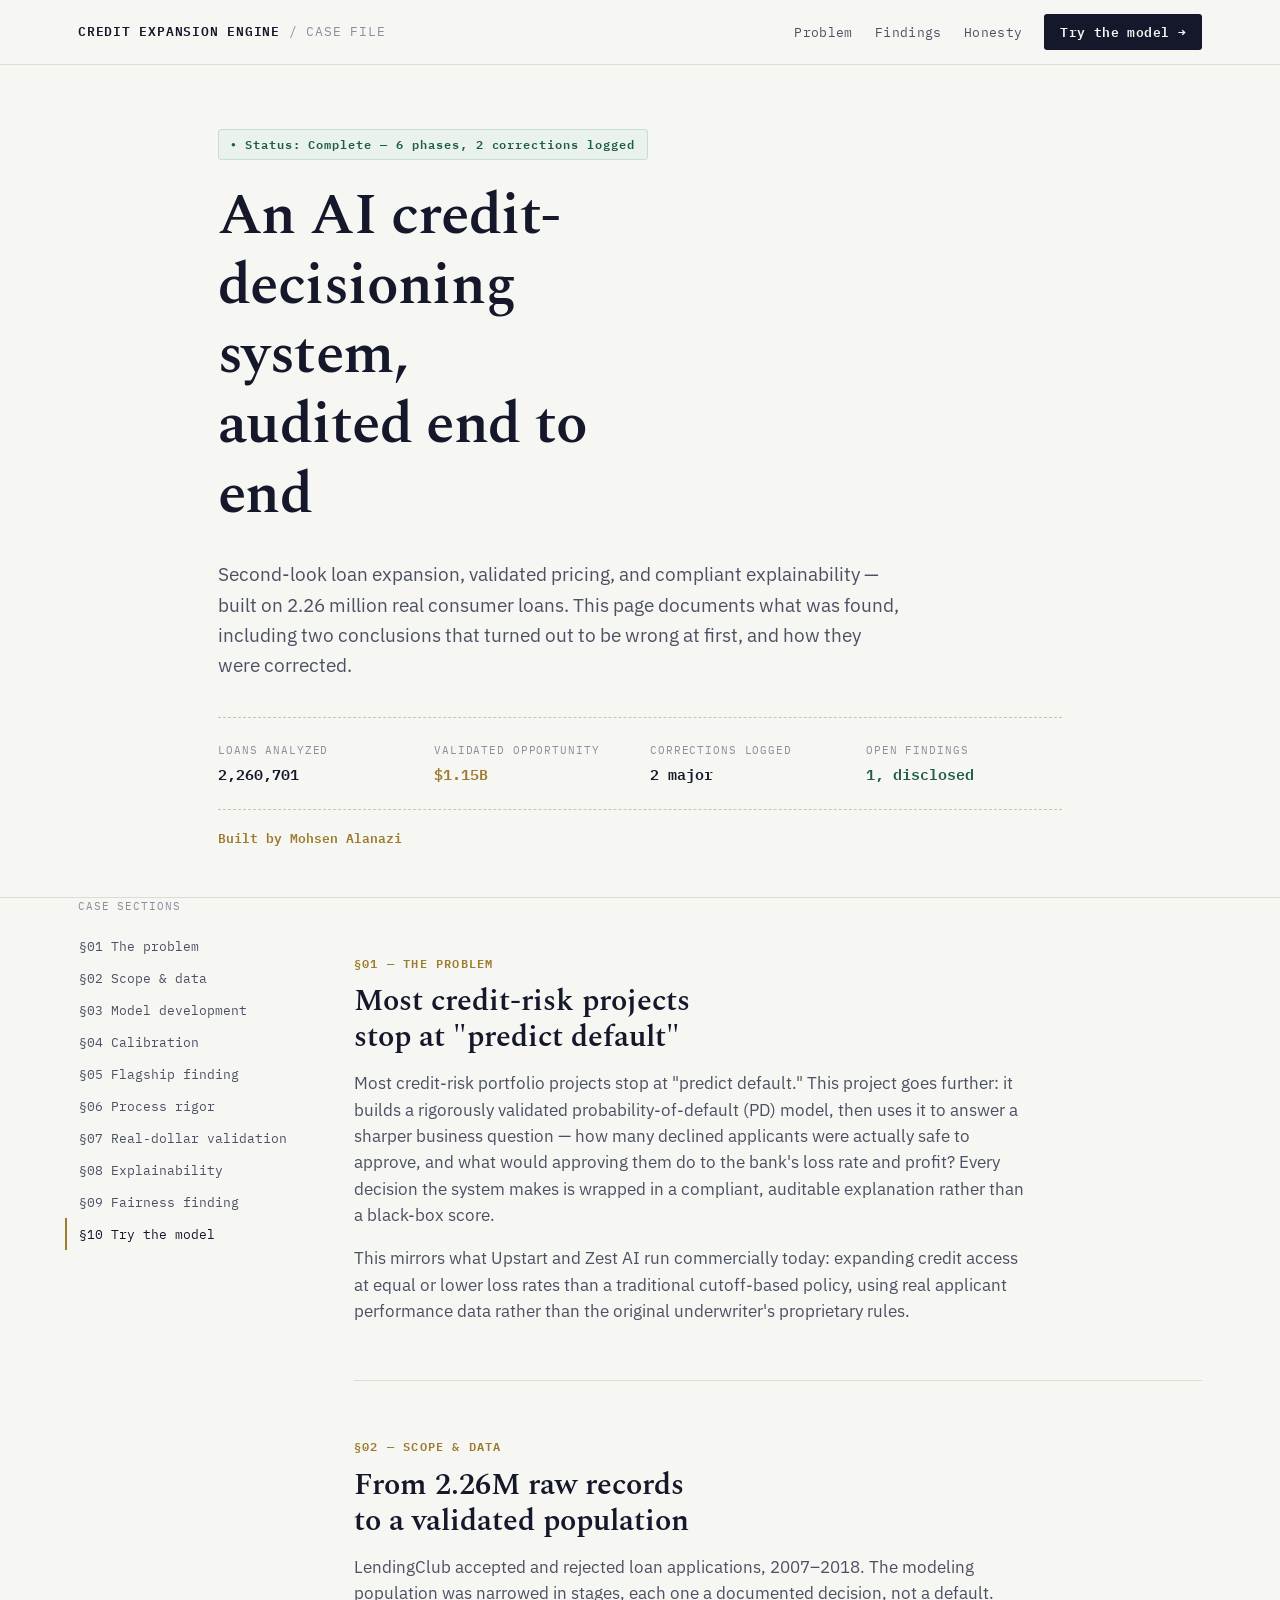
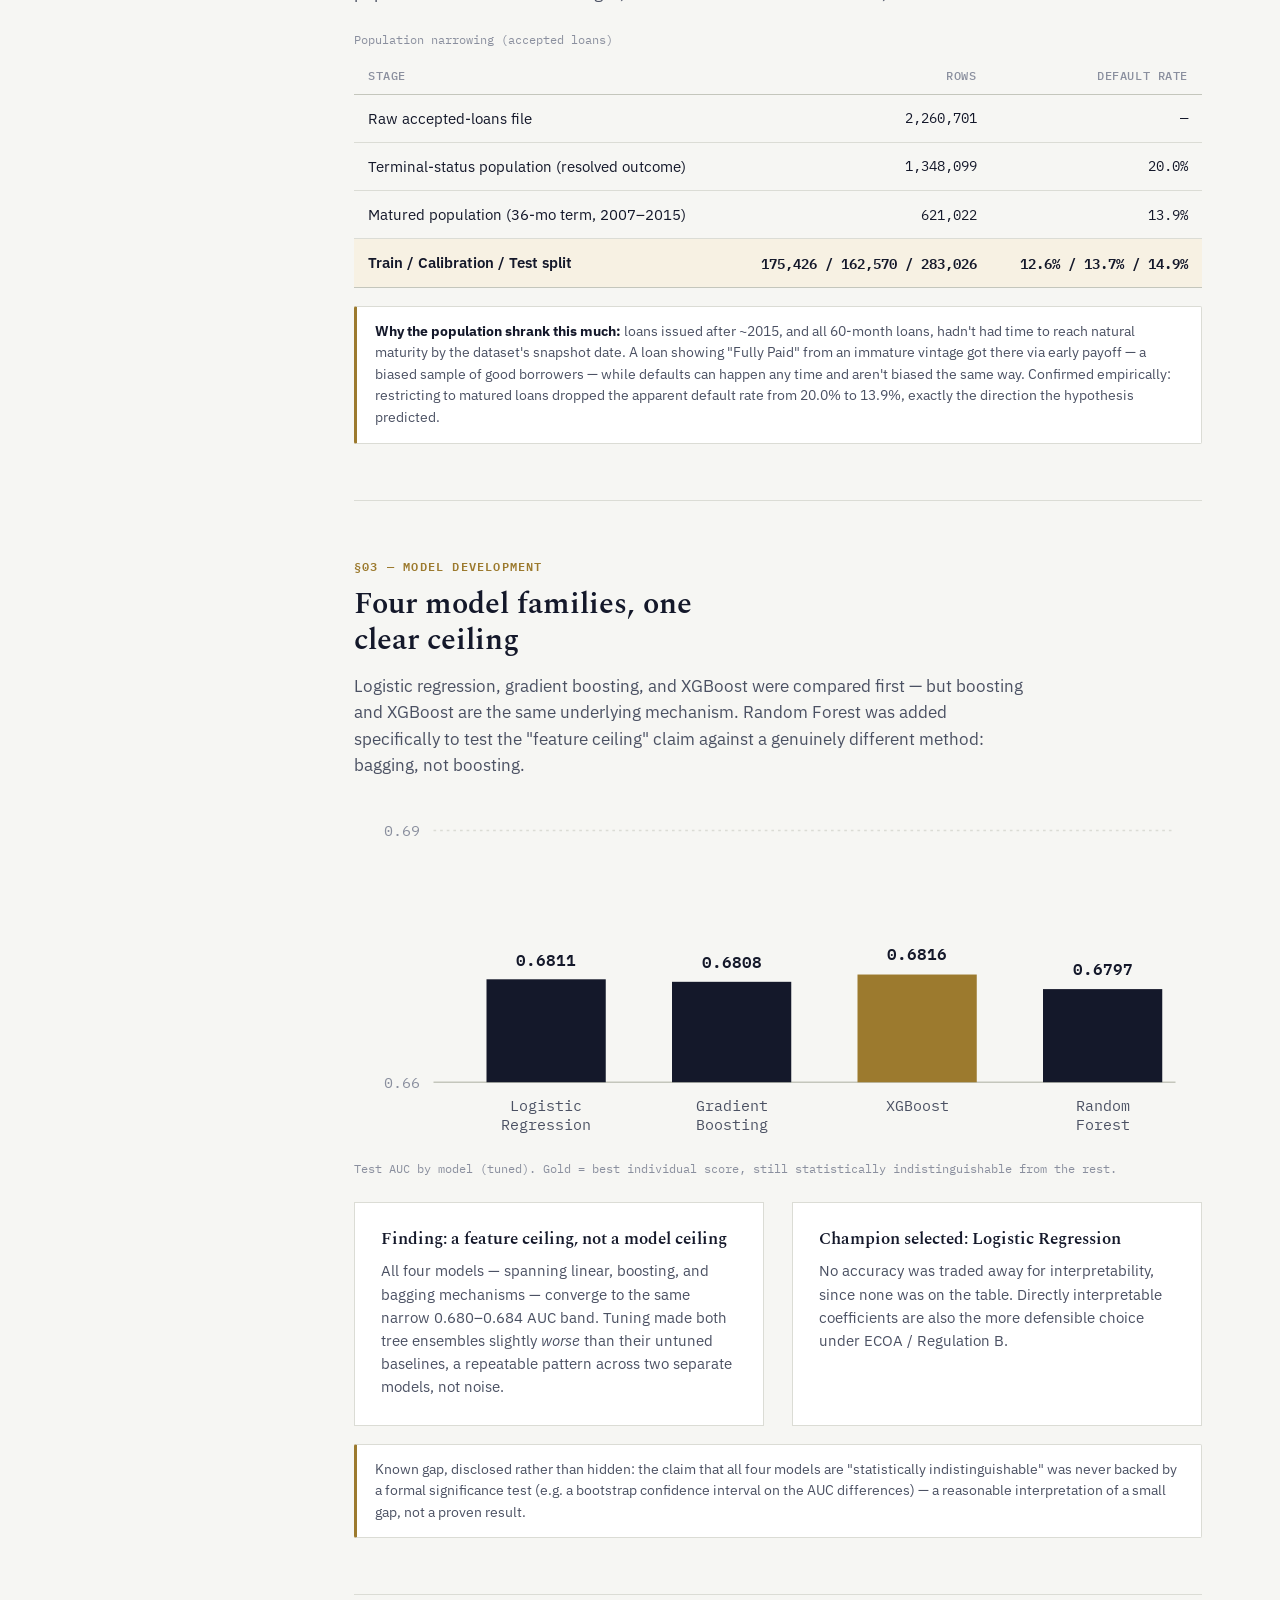
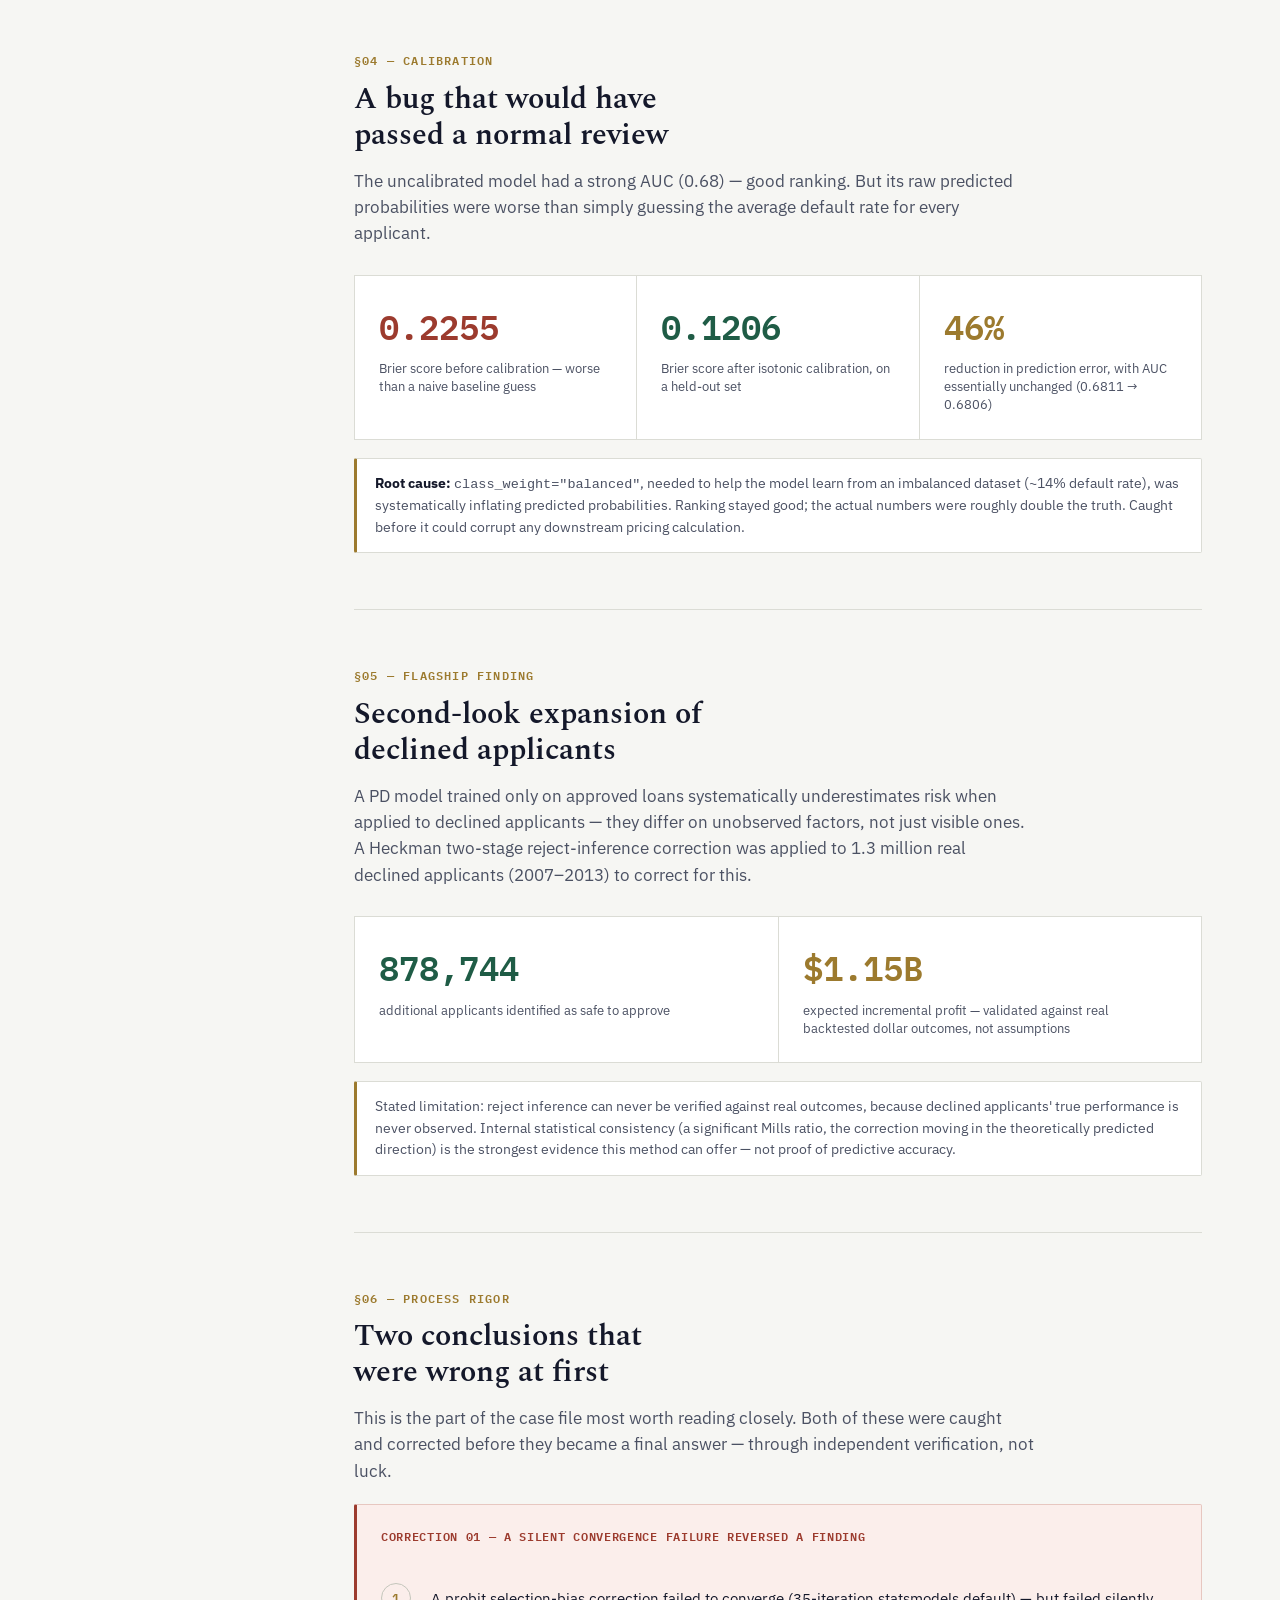
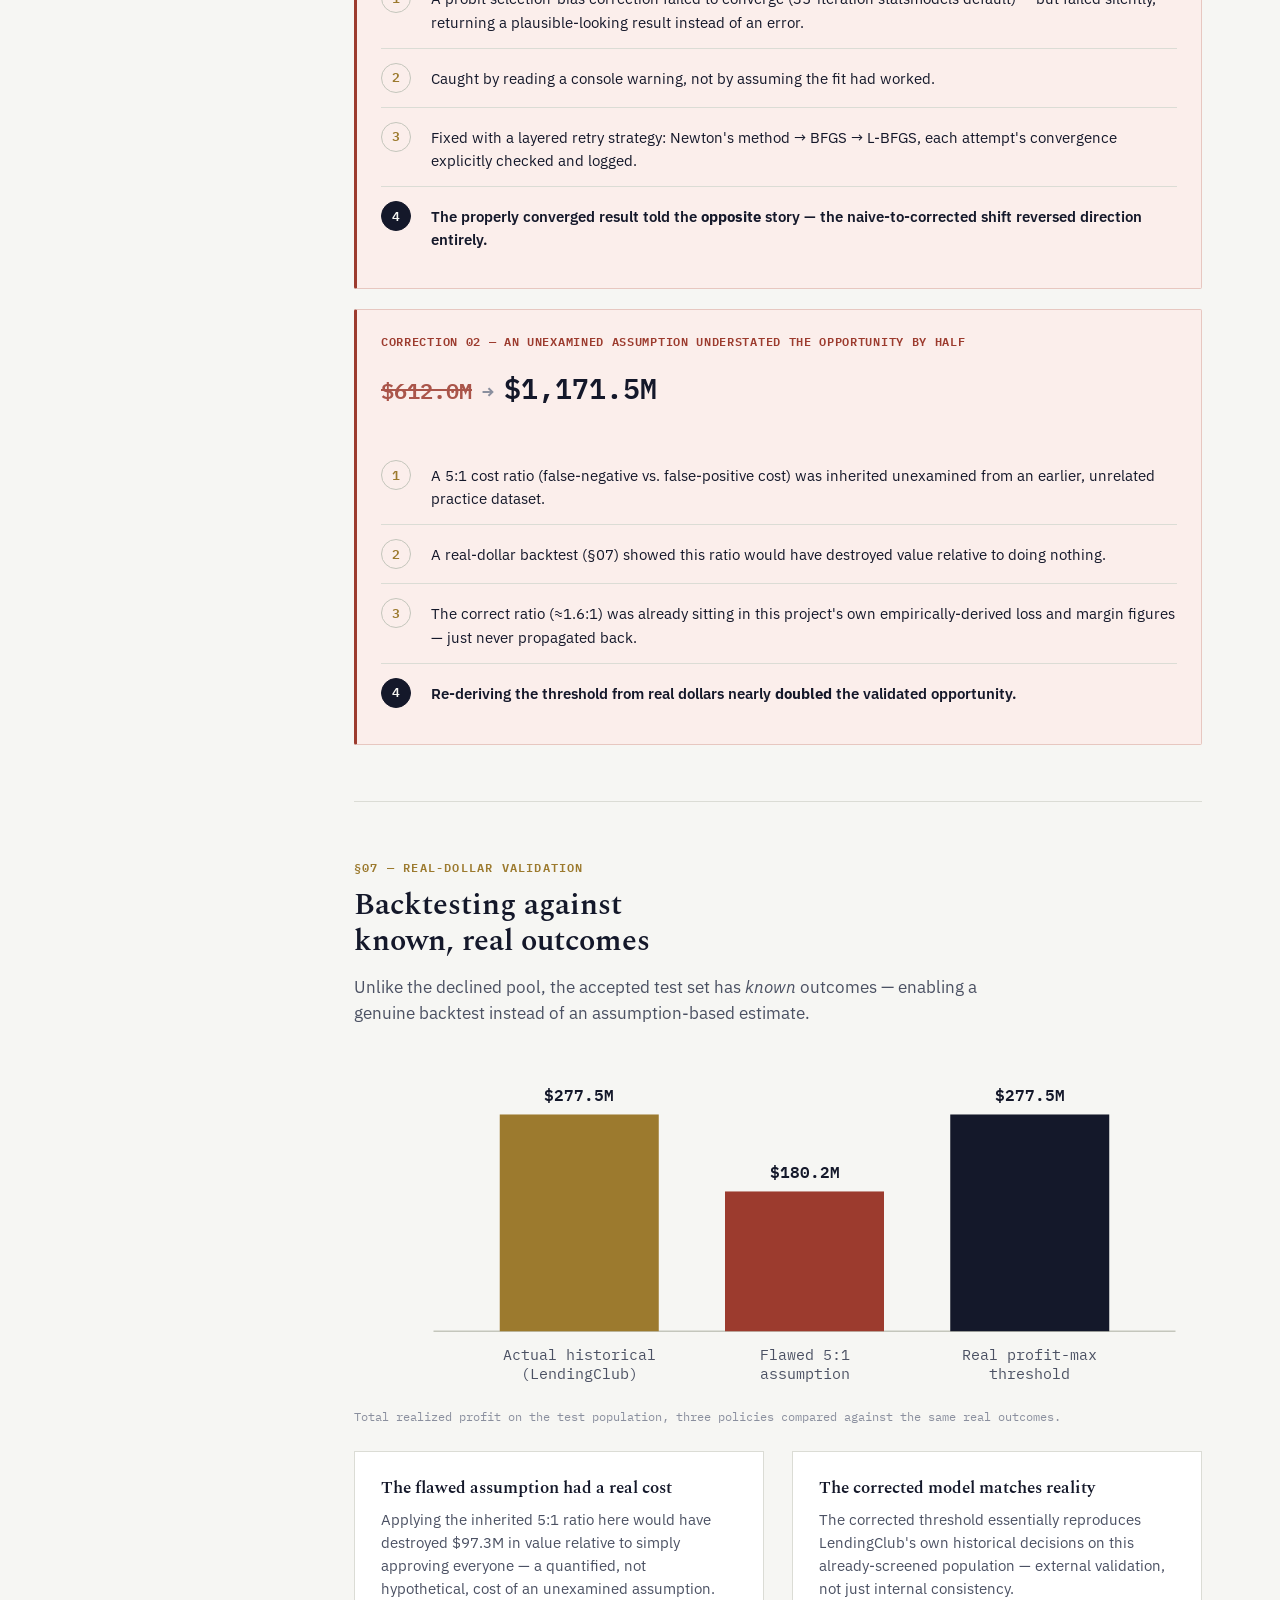
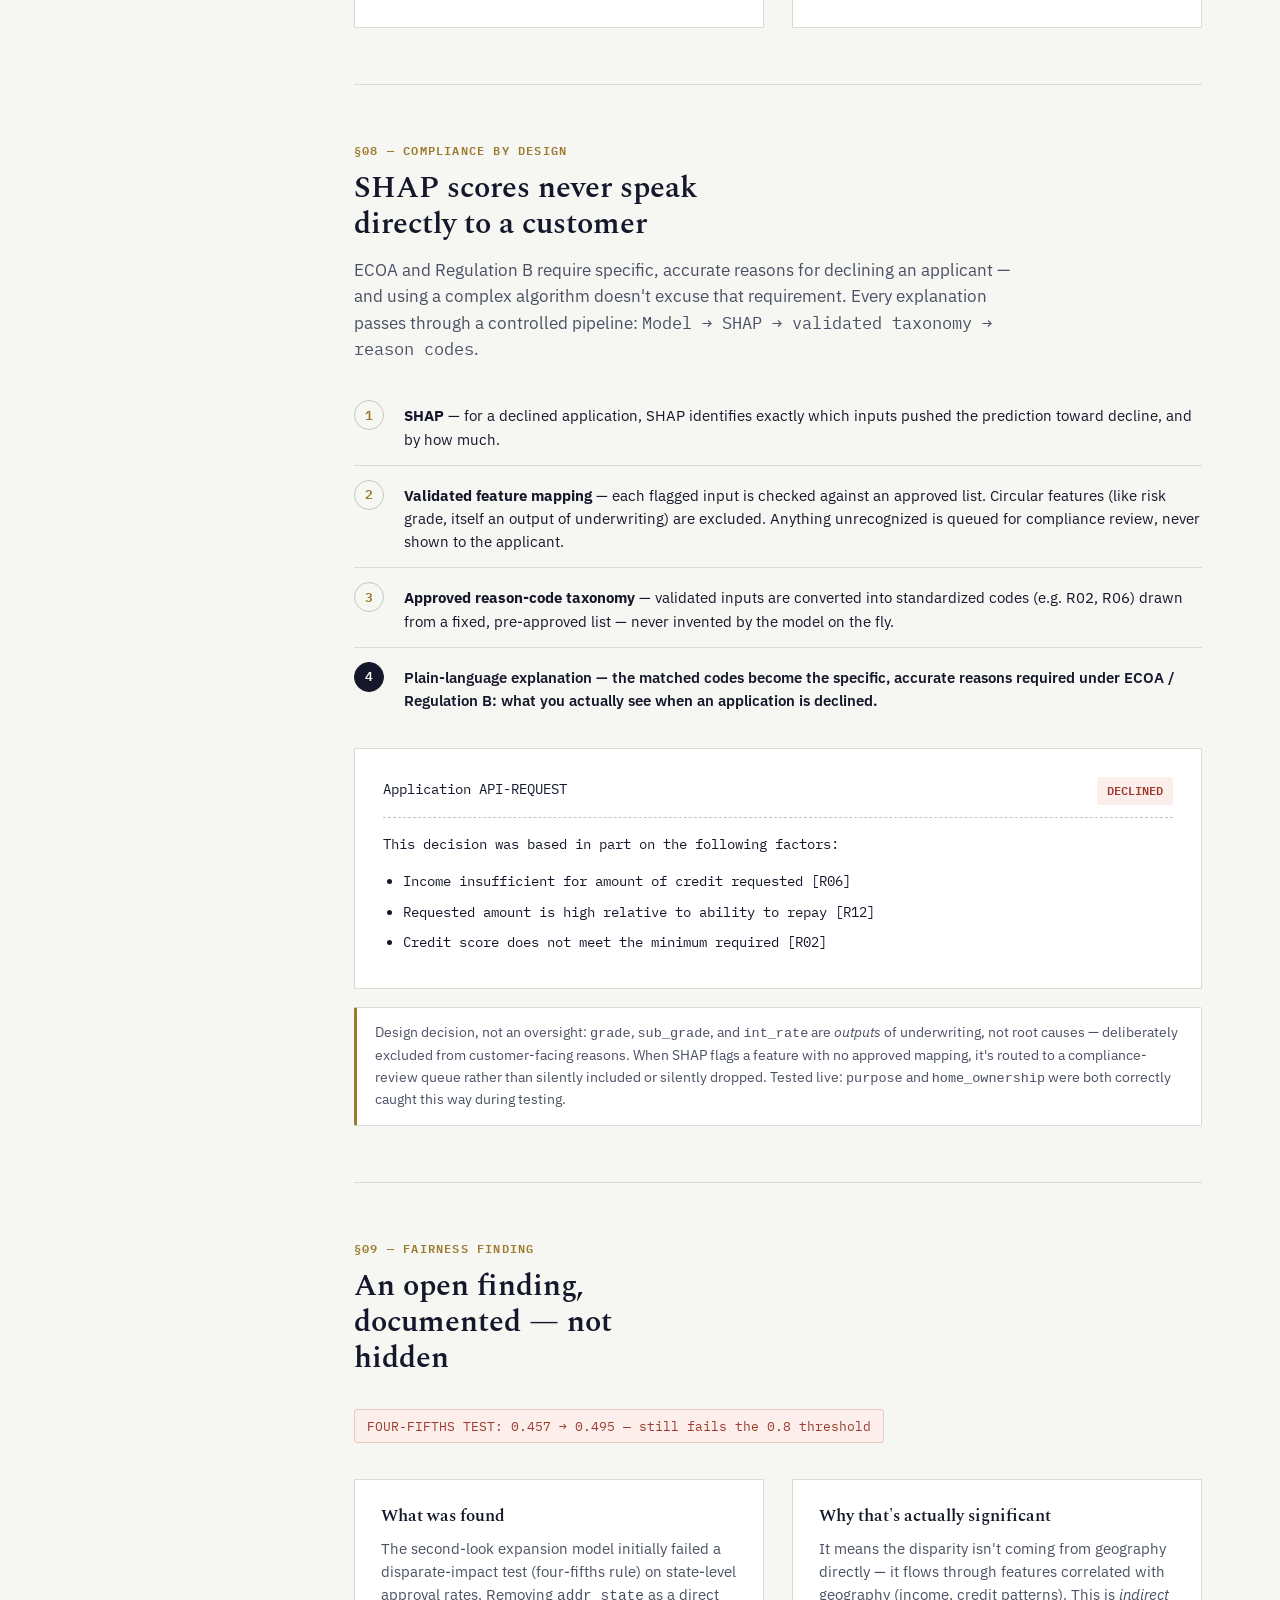
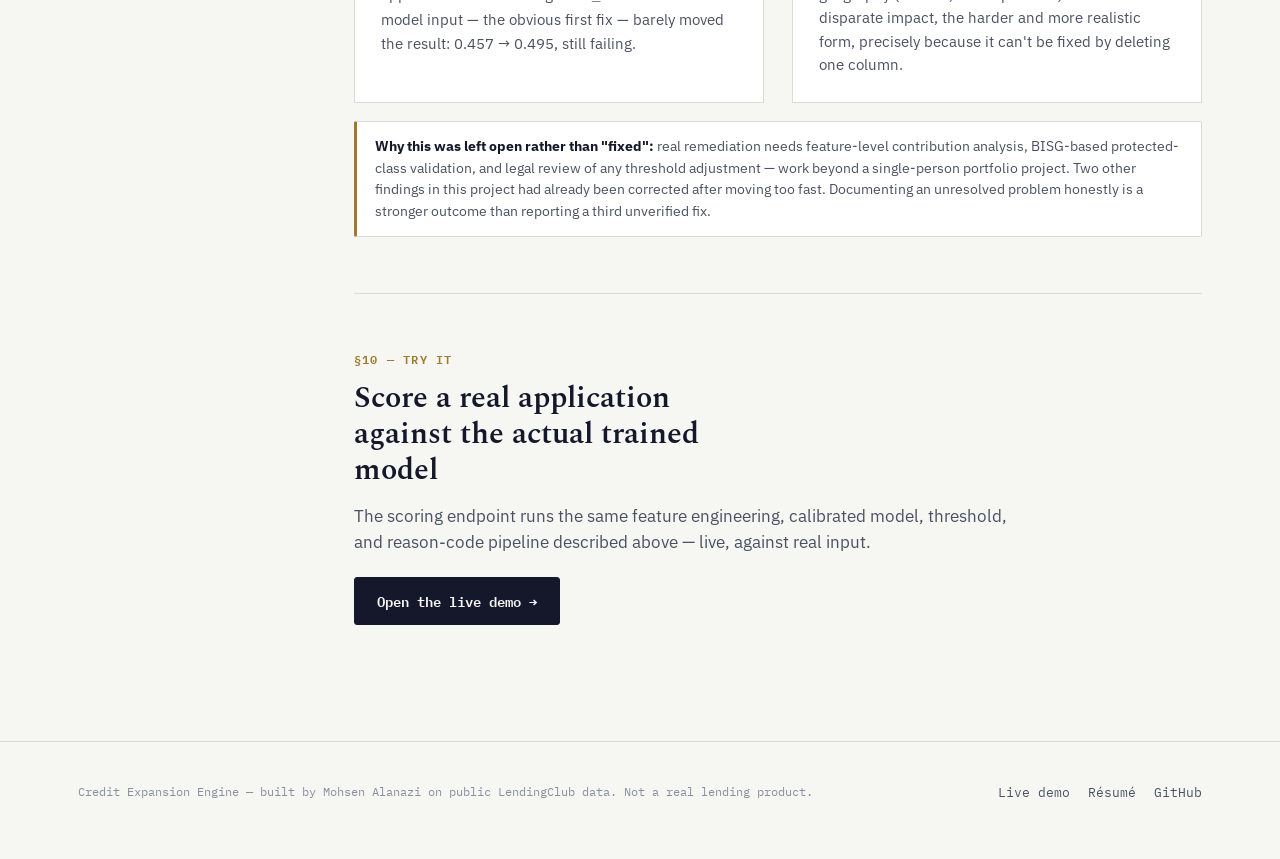
<file: index.html>
<!DOCTYPE html>
<html lang="en">
<head>
<meta charset="UTF-8">
<meta name="viewport" content="width=device-width, initial-scale=1.0">
<title>Credit Expansion Engine — Case File</title>
<meta name="description" content="An audited AI credit-decisioning case file: second-look loan expansion, validated pricing, and compliant explainability — built on 2.26M real consumer loans, with every correction documented.">
<link rel="stylesheet" href="styles.css">
</head>
<body>

<div class="topbar">
  <div class="topbar-inner">
    <a href="index.html" class="brand">CREDIT EXPANSION ENGINE <span>/ CASE FILE</span></a>
    <nav class="topnav">
      <a href="#problem">Problem</a>
      <a href="#findings">Findings</a>
      <a href="#honesty">Honesty</a>
      <a href="demo.html" class="cta">Try the model →</a>
    </nav>
  </div>
</div>

<header class="hero">
  <div class="wrap">
    <div class="case-stamp reveal">Status: Complete — 6 phases, 2 corrections logged</div>
    <h1 class="reveal">An AI credit-decisioning system, audited end to end</h1>
    <p class="dek reveal">Second-look loan expansion, validated pricing, and compliant explainability — built on 2.26 million real consumer loans. This page documents what was found, including two conclusions that turned out to be wrong at first, and how they were corrected.</p>

    <div class="case-meta reveal">
      <div class="field">
        <div class="label">Loans analyzed</div>
        <div class="value">2,260,701</div>
      </div>
      <div class="field">
        <div class="label">Validated opportunity</div>
        <div class="value gold">$1.15B</div>
      </div>
      <div class="field">
        <div class="label">Corrections logged</div>
        <div class="value">2 major</div>
      </div>
      <div class="field">
        <div class="label">Open findings</div>
        <div class="value approved">1, disclosed</div>
      </div>
    </div>

    <div class="byline reveal">Built by Mohsen Alanazi</div>
  </div>
</header>

<div class="doc-layout">
  <aside class="rail">
    <div class="rail-inner">
      <div class="rail-title">Case Sections</div>
      <a href="#problem">§01 The problem</a>
      <a href="#scope">§02 Scope &amp; data</a>
      <a href="#model">§03 Model development</a>
      <a href="#calibration">§04 Calibration</a>
      <a href="#findings">§05 Flagship finding</a>
      <a href="#rigor">§06 Process rigor</a>
      <a href="#validation">§07 Real-dollar validation</a>
      <a href="#compliance">§08 Explainability</a>
      <a href="#honesty">§09 Fairness finding</a>
      <a href="#try">§10 Try the model</a>
    </div>
  </aside>

  <main class="doc-main">

    <section class="section" id="problem">
      <div class="section-tag">§01 — The Problem</div>
      <h2 class="reveal">Most credit-risk projects stop at "predict default"</h2>
      <p class="lede reveal">Most credit-risk portfolio projects stop at "predict default." This project goes further: it builds a rigorously validated probability-of-default (PD) model, then uses it to answer a sharper business question — how many declined applicants were actually safe to approve, and what would approving them do to the bank's loss rate and profit? Every decision the system makes is wrapped in a compliant, auditable explanation rather than a black-box score.</p>
      <p class="lede reveal">This mirrors what Upstart and Zest AI run commercially today: expanding credit access at equal or lower loss rates than a traditional cutoff-based policy, using real applicant performance data rather than the original underwriter's proprietary rules.</p>
    </section>

    <section class="section" id="scope">
      <div class="section-tag">§02 — Scope &amp; Data</div>
      <h2 class="reveal">From 2.26M raw records to a validated population</h2>
      <p class="lede reveal">LendingClub accepted and rejected loan applications, 2007–2018. The modeling population was narrowed in stages, each one a documented decision, not a default.</p>

      <table class="ledger reveal">
        <caption>Population narrowing (accepted loans)</caption>
        <thead>
          <tr><th>Stage</th><th class="num">Rows</th><th class="num">Default rate</th></tr>
        </thead>
        <tbody>
          <tr><td class="label-cell">Raw accepted-loans file</td><td class="num">2,260,701</td><td class="num">—</td></tr>
          <tr><td class="label-cell">Terminal-status population (resolved outcome)</td><td class="num">1,348,099</td><td class="num">20.0%</td></tr>
          <tr><td class="label-cell">Matured population (36-mo term, 2007–2015)</td><td class="num">621,022</td><td class="num">13.9%</td></tr>
          <tr class="highlight"><td class="label-cell">Train / Calibration / Test split</td><td class="num">175,426 / 162,570 / 283,026</td><td class="num">12.6% / 13.7% / 14.9%</td></tr>
        </tbody>
      </table>

      <div class="note reveal"><strong>Why the population shrank this much:</strong> loans issued after ~2015, and all 60-month loans, hadn't had time to reach natural maturity by the dataset's snapshot date. A loan showing "Fully Paid" from an immature vintage got there via early payoff — a biased sample of good borrowers — while defaults can happen any time and aren't biased the same way. Confirmed empirically: restricting to matured loans dropped the apparent default rate from 20.0% to 13.9%, exactly the direction the hypothesis predicted.</div>
    </section>

    <section class="section" id="model">
      <div class="section-tag">§03 — Model Development</div>
      <h2 class="reveal">Four model families, one clear ceiling</h2>
      <p class="lede reveal">Logistic regression, gradient boosting, and XGBoost were compared first — but boosting and XGBoost are the same underlying mechanism. Random Forest was added specifically to test the "feature ceiling" claim against a genuinely different method: bagging, not boosting.</p>

      <div class="chart-block reveal">
        <svg viewBox="0 0 640 260" width="100%" role="img" aria-label="Bar chart: test AUC by model. Logistic Regression 0.6811, Gradient Boosting 0.6808, XGBoost 0.6816, Random Forest 0.6797. All four cluster tightly around 0.68.">
          <line x1="60" y1="210" x2="620" y2="210" stroke="#C4C6BC" stroke-width="1"/>
          <text x="50" y="214" text-anchor="end" font-family="IBM Plex Mono" font-size="11" fill="#8A8F9E">0.66</text>
          <line x1="60" y1="20" x2="620" y2="20" stroke="#DBDCD5" stroke-width="1" stroke-dasharray="2,3"/>
          <text x="50" y="24" text-anchor="end" font-family="IBM Plex Mono" font-size="11" fill="#8A8F9E">0.69</text>

          <g font-family="IBM Plex Mono" font-size="12" fill="#14182A">
            <rect x="100" y="132.3" width="90" height="77.7" fill="#14182A"></rect>
            <text x="145" y="122" text-anchor="middle" font-weight="600">0.6811</text>
            <text x="145" y="232" text-anchor="middle" font-size="11" fill="#4B5163">Logistic</text>
            <text x="145" y="246" text-anchor="middle" font-size="11" fill="#4B5163">Regression</text>

            <rect x="240" y="134.2" width="90" height="75.8" fill="#14182A"></rect>
            <text x="285" y="124" text-anchor="middle" font-weight="600">0.6808</text>
            <text x="285" y="232" text-anchor="middle" font-size="11" fill="#4B5163">Gradient</text>
            <text x="285" y="246" text-anchor="middle" font-size="11" fill="#4B5163">Boosting</text>

            <rect x="380" y="128.7" width="90" height="81.3" fill="#9C7A2E"></rect>
            <text x="425" y="118" text-anchor="middle" font-weight="600">0.6816</text>
            <text x="425" y="232" text-anchor="middle" font-size="11" fill="#4B5163">XGBoost</text>

            <rect x="520" y="139.7" width="90" height="70.3" fill="#14182A"></rect>
            <text x="565" y="129" text-anchor="middle" font-weight="600">0.6797</text>
            <text x="565" y="232" text-anchor="middle" font-size="11" fill="#4B5163">Random</text>
            <text x="565" y="246" text-anchor="middle" font-size="11" fill="#4B5163">Forest</text>
          </g>
        </svg>
        <div class="chart-caption">Test AUC by model (tuned). Gold = best individual score, still statistically indistinguishable from the rest.</div>
      </div>

      <div class="panel-grid reveal">
        <div class="panel">
          <h3>Finding: a feature ceiling, not a model ceiling</h3>
          <p>All four models — spanning linear, boosting, and bagging mechanisms — converge to the same narrow 0.680–0.684 AUC band. Tuning made both tree ensembles slightly <em>worse</em> than their untuned baselines, a repeatable pattern across two separate models, not noise.</p>
        </div>
        <div class="panel">
          <h3>Champion selected: Logistic Regression</h3>
          <p>No accuracy was traded away for interpretability, since none was on the table. Directly interpretable coefficients are also the more defensible choice under ECOA / Regulation B.</p>
        </div>
      </div>

      <div class="note reveal">Known gap, disclosed rather than hidden: the claim that all four models are "statistically indistinguishable" was never backed by a formal significance test (e.g. a bootstrap confidence interval on the AUC differences) — a reasonable interpretation of a small gap, not a proven result.</div>
    </section>

    <section class="section" id="calibration">
      <div class="section-tag">§04 — Calibration</div>
      <h2 class="reveal">A bug that would have passed a normal review</h2>
      <p class="lede reveal">The uncalibrated model had a strong AUC (0.68) — good ranking. But its raw predicted probabilities were worse than simply guessing the average default rate for every applicant.</p>

      <div class="stat-row reveal">
        <div class="stat">
          <div class="num correction">0.2255</div>
          <div class="cap">Brier score before calibration — worse than a naive baseline guess</div>
        </div>
        <div class="stat">
          <div class="num approved">0.1206</div>
          <div class="cap">Brier score after isotonic calibration, on a held-out set</div>
        </div>
        <div class="stat">
          <div class="num gold">46%</div>
          <div class="cap">reduction in prediction error, with AUC essentially unchanged (0.6811 → 0.6806)</div>
        </div>
      </div>

      <div class="note reveal"><strong>Root cause:</strong> <code>class_weight="balanced"</code>, needed to help the model learn from an imbalanced dataset (~14% default rate), was systematically inflating predicted probabilities. Ranking stayed good; the actual numbers were roughly double the truth. Caught before it could corrupt any downstream pricing calculation.</div>
    </section>

    <section class="section" id="findings">
      <div class="section-tag">§05 — Flagship Finding</div>
      <h2 class="reveal">Second-look expansion of declined applicants</h2>
      <p class="lede reveal">A PD model trained only on approved loans systematically underestimates risk when applied to declined applicants — they differ on unobserved factors, not just visible ones. A Heckman two-stage reject-inference correction was applied to 1.3 million real declined applicants (2007–2013) to correct for this.</p>

      <div class="stat-row two reveal">
        <div class="stat">
          <div class="num approved">878,744</div>
          <div class="cap">additional applicants identified as safe to approve</div>
        </div>
        <div class="stat">
          <div class="num gold">$1.15B</div>
          <div class="cap">expected incremental profit — validated against real backtested dollar outcomes, not assumptions</div>
        </div>
      </div>

      <div class="note reveal">Stated limitation: reject inference can never be verified against real outcomes, because declined applicants' true performance is never observed. Internal statistical consistency (a significant Mills ratio, the correction moving in the theoretically predicted direction) is the strongest evidence this method can offer — not proof of predictive accuracy.</div>
    </section>

    <section class="section" id="rigor">
      <div class="section-tag">§06 — Process Rigor</div>
      <h2 class="reveal">Two conclusions that were wrong at first</h2>
      <p class="lede reveal">This is the part of the case file most worth reading closely. Both of these were caught and corrected before they became a final answer — through independent verification, not luck.</p>

      <div class="correction-block reveal">
        <div class="kicker">Correction 01 — a silent convergence failure reversed a finding</div>
        <div class="steps">
          <div class="step"><div class="n">1</div><div class="t">A probit selection-bias correction failed to converge (35-iteration statsmodels default) — but failed silently, returning a plausible-looking result instead of an error.</div></div>
          <div class="step"><div class="n">2</div><div class="t">Caught by reading a console warning, not by assuming the fit had worked.</div></div>
          <div class="step"><div class="n">3</div><div class="t">Fixed with a layered retry strategy: Newton's method → BFGS → L-BFGS, each attempt's convergence explicitly checked and logged.</div></div>
          <div class="step final"><div class="n">4</div><div class="t">The properly converged result told the <strong>opposite</strong> story — the naive-to-corrected shift reversed direction entirely.</div></div>
        </div>
      </div>

      <div class="correction-block reveal" style="margin-top:20px;">
        <div class="kicker">Correction 02 — an unexamined assumption understated the opportunity by half</div>
        <div class="redline">
          <span class="old">$612.0M</span>
          <span class="arrow">→</span>
          <span class="new">$1,171.5M</span>
        </div>
        <div class="steps">
          <div class="step"><div class="n">1</div><div class="t">A 5:1 cost ratio (false-negative vs. false-positive cost) was inherited unexamined from an earlier, unrelated practice dataset.</div></div>
          <div class="step"><div class="n">2</div><div class="t">A real-dollar backtest (§07) showed this ratio would have destroyed value relative to doing nothing.</div></div>
          <div class="step"><div class="n">3</div><div class="t">The correct ratio (≈1.6:1) was already sitting in this project's own empirically-derived loss and margin figures — just never propagated back.</div></div>
          <div class="step final"><div class="n">4</div><div class="t">Re-deriving the threshold from real dollars nearly <strong>doubled</strong> the validated opportunity.</div></div>
        </div>
      </div>
    </section>

    <section class="section" id="validation">
      <div class="section-tag">§07 — Real-Dollar Validation</div>
      <h2 class="reveal">Backtesting against known, real outcomes</h2>
      <p class="lede reveal">Unlike the declined pool, the accepted test set has <em>known</em> outcomes — enabling a genuine backtest instead of an assumption-based estimate.</p>

      <div class="chart-block reveal">
        <svg viewBox="0 0 640 260" width="100%" role="img" aria-label="Bar chart: total realized profit on the test population. Actual historical $277.5M, flawed 5 to 1 assumption $180.2M, real profit-maximizing threshold $277.5M.">
          <line x1="60" y1="210" x2="620" y2="210" stroke="#C4C6BC" stroke-width="1"></line>
          <g font-family="IBM Plex Mono" font-size="12" fill="#14182A">
            <rect x="110" y="46.4" width="120" height="163.6" fill="#9C7A2E"></rect>
            <text x="170" y="36" text-anchor="middle" font-weight="600">$277.5M</text>
            <text x="170" y="232" text-anchor="middle" font-size="11" fill="#4B5163">Actual historical</text>
            <text x="170" y="246" text-anchor="middle" font-size="11" fill="#4B5163">(LendingClub)</text>

            <rect x="280" y="104.5" width="120" height="105.5" fill="#9C3B2E"></rect>
            <text x="340" y="94" text-anchor="middle" font-weight="600">$180.2M</text>
            <text x="340" y="232" text-anchor="middle" font-size="11" fill="#4B5163">Flawed 5:1</text>
            <text x="340" y="246" text-anchor="middle" font-size="11" fill="#4B5163">assumption</text>

            <rect x="450" y="46.4" width="120" height="163.6" fill="#14182A"></rect>
            <text x="510" y="36" text-anchor="middle" font-weight="600">$277.5M</text>
            <text x="510" y="232" text-anchor="middle" font-size="11" fill="#4B5163">Real profit-max</text>
            <text x="510" y="246" text-anchor="middle" font-size="11" fill="#4B5163">threshold</text>
          </g>
        </svg>
        <div class="chart-caption">Total realized profit on the test population, three policies compared against the same real outcomes.</div>
      </div>

      <div class="panel-grid reveal">
        <div class="panel">
          <h3>The flawed assumption had a real cost</h3>
          <p>Applying the inherited 5:1 ratio here would have destroyed $97.3M in value relative to simply approving everyone — a quantified, not hypothetical, cost of an unexamined assumption.</p>
        </div>
        <div class="panel">
          <h3>The corrected model matches reality</h3>
          <p>The corrected threshold essentially reproduces LendingClub's own historical decisions on this already-screened population — external validation, not just internal consistency.</p>
        </div>
      </div>
    </section>

    <section class="section" id="compliance">
      <div class="section-tag">§08 — Compliance By Design</div>
      <h2 class="reveal">SHAP scores never speak directly to a customer</h2>
      <p class="lede reveal">ECOA and Regulation B require specific, accurate reasons for declining an applicant — and using a complex algorithm doesn't excuse that requirement. Every explanation passes through a controlled pipeline: <span class="mono">Model → SHAP → validated taxonomy → reason codes</span>.</p>

      <div class="steps reveal">
        <div class="step">
          <div class="n">1</div>
          <div class="t"><strong>SHAP</strong> — for a declined application, SHAP identifies exactly which inputs pushed the prediction toward decline, and by how much.</div>
        </div>
        <div class="step">
          <div class="n">2</div>
          <div class="t"><strong>Validated feature mapping</strong> — each flagged input is checked against an approved list. Circular features (like risk grade, itself an output of underwriting) are excluded. Anything unrecognized is queued for compliance review, never shown to the applicant.</div>
        </div>
        <div class="step">
          <div class="n">3</div>
          <div class="t"><strong>Approved reason-code taxonomy</strong> — validated inputs are converted into standardized codes (e.g. R02, R06) drawn from a fixed, pre-approved list — never invented by the model on the fly.</div>
        </div>
        <div class="step final">
          <div class="n">4</div>
          <div class="t">Plain-language explanation — the matched codes become the specific, accurate reasons required under ECOA / Regulation B: what you actually see when an application is declined.</div>
        </div>
      </div>

      <div class="letter reveal">
        <div class="letter-head">
          <span>Application API-REQUEST</span>
          <span class="decision-badge declined">DECLINED</span>
        </div>
        <p>This decision was based in part on the following factors:</p>
        <ul>
          <li>Income insufficient for amount of credit requested [R06]</li>
          <li>Requested amount is high relative to ability to repay [R12]</li>
          <li>Credit score does not meet the minimum required [R02]</li>
        </ul>
      </div>

      <div class="note reveal">Design decision, not an oversight: <code>grade</code>, <code>sub_grade</code>, and <code>int_rate</code> are <em>outputs</em> of underwriting, not root causes — deliberately excluded from customer-facing reasons. When SHAP flags a feature with no approved mapping, it's routed to a compliance-review queue rather than silently included or silently dropped. Tested live: <code>purpose</code> and <code>home_ownership</code> were both correctly caught this way during testing.</div>
    </section>

    <section class="section" id="honesty">
      <div class="section-tag">§09 — Fairness Finding</div>
      <h2 class="reveal">An open finding, documented — not hidden</h2>
      <p class="status-line flag reveal">FOUR-FIFTHS TEST: 0.457 → 0.495 — still fails the 0.8 threshold</p>

      <div class="panel-grid reveal">
        <div class="panel">
          <h3>What was found</h3>
          <p>The second-look expansion model initially failed a disparate-impact test (four-fifths rule) on state-level approval rates. Removing <code>addr_state</code> as a direct model input — the obvious first fix — barely moved the result: 0.457 → 0.495, still failing.</p>
        </div>
        <div class="panel">
          <h3>Why that's actually significant</h3>
          <p>It means the disparity isn't coming from geography directly — it flows through features correlated with geography (income, credit patterns). This is <em>indirect</em> disparate impact, the harder and more realistic form, precisely because it can't be fixed by deleting one column.</p>
        </div>
      </div>

      <div class="note reveal"><strong>Why this was left open rather than "fixed":</strong> real remediation needs feature-level contribution analysis, BISG-based protected-class validation, and legal review of any threshold adjustment — work beyond a single-person portfolio project. Two other findings in this project had already been corrected after moving too fast. Documenting an unresolved problem honestly is a stronger outcome than reporting a third unverified fix.</div>
    </section>

    <section class="section" id="try">
      <div class="section-tag">§10 — Try It</div>
      <h2 class="reveal">Score a real application against the actual trained model</h2>
      <p class="lede reveal">The scoring endpoint runs the same feature engineering, calibrated model, threshold, and reason-code pipeline described above — live, against real input.</p>
      <p style="margin-top:22px;">
        <a href="demo.html" class="btn btn-primary">Open the live demo →</a>
      </p>
    </section>

  </main>
</div>

<footer class="site-footer">
  <div class="wrap-wide">
    <div class="fnote">Credit Expansion Engine — built by Mohsen Alanazi on public LendingClub data. Not a real lending product.</div>
    <div class="flinks">
      <a href="demo.html">Live demo</a>
      <a href="#" id="resume-link">Résumé</a>
      <a href="#" id="github-link">GitHub</a>
    </div>
  </div>
</footer>

<script src="script.js"></script>
</body>
</html>
</file>
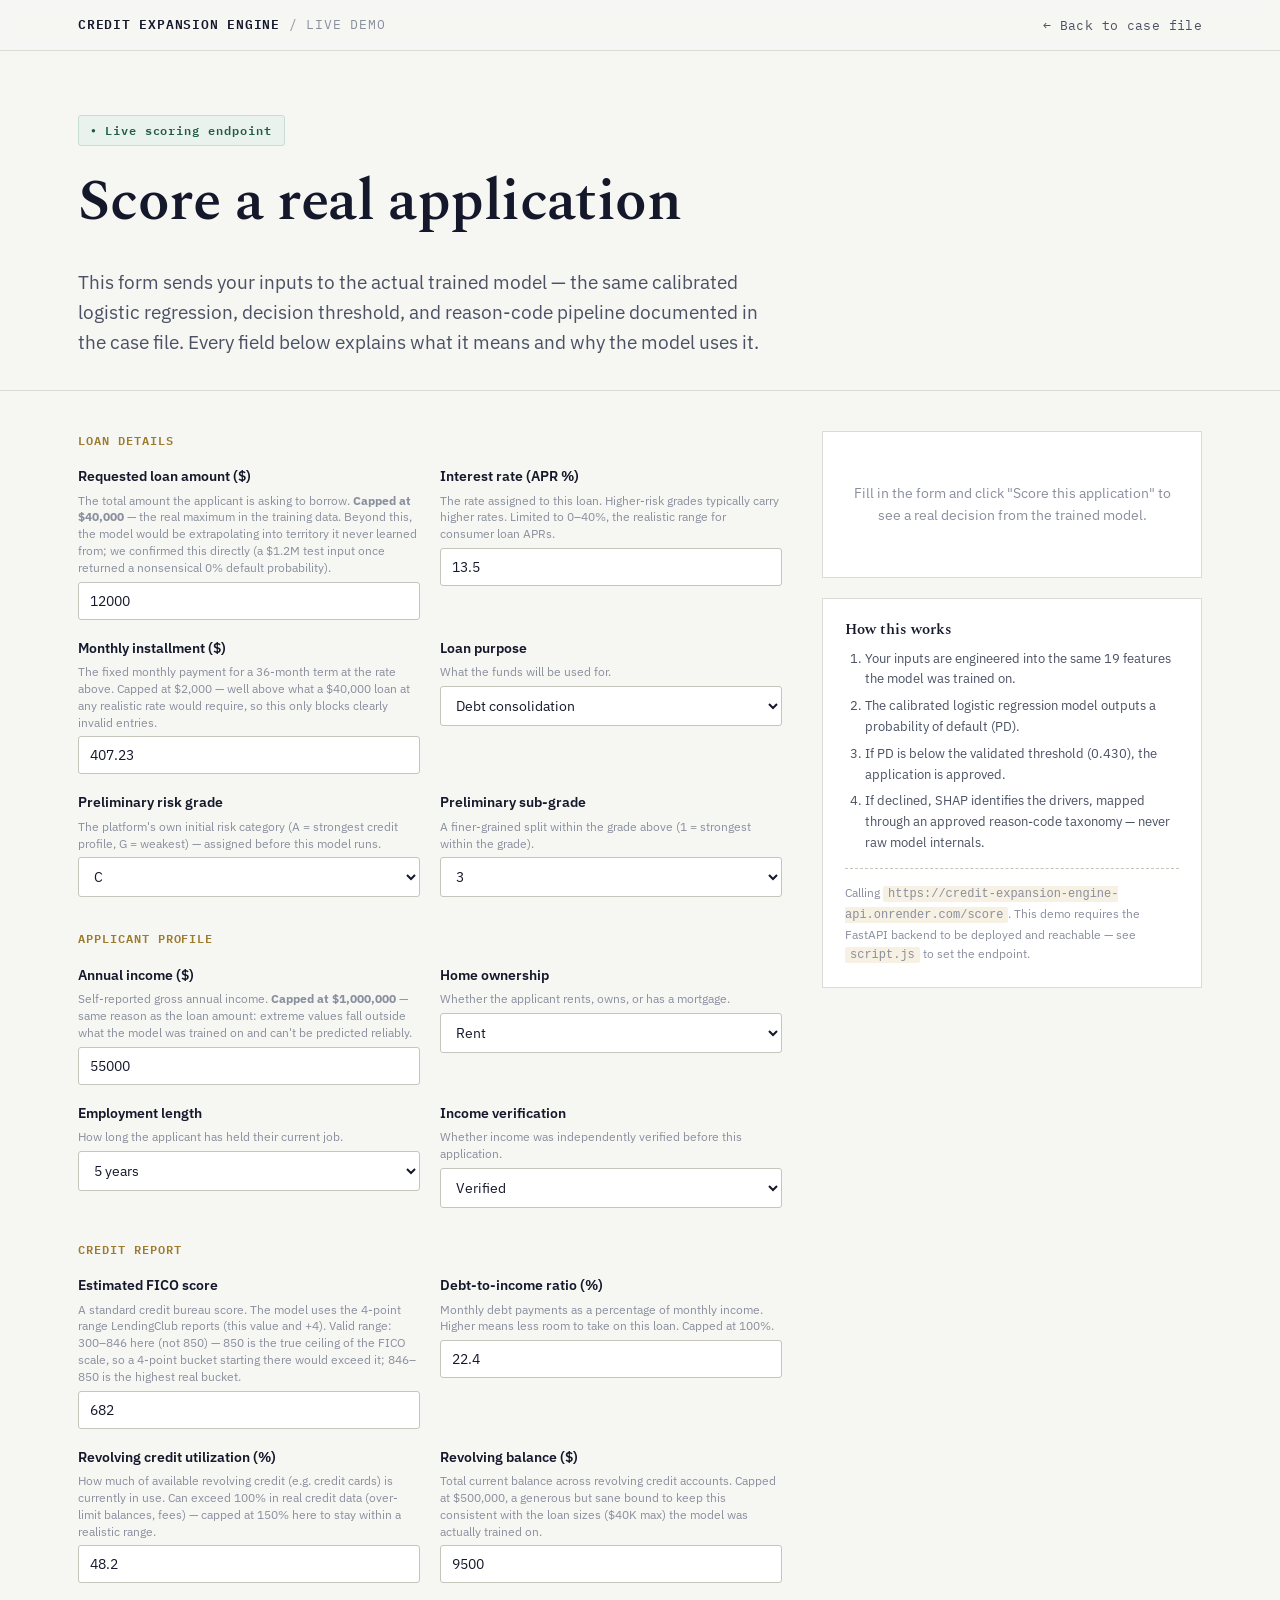
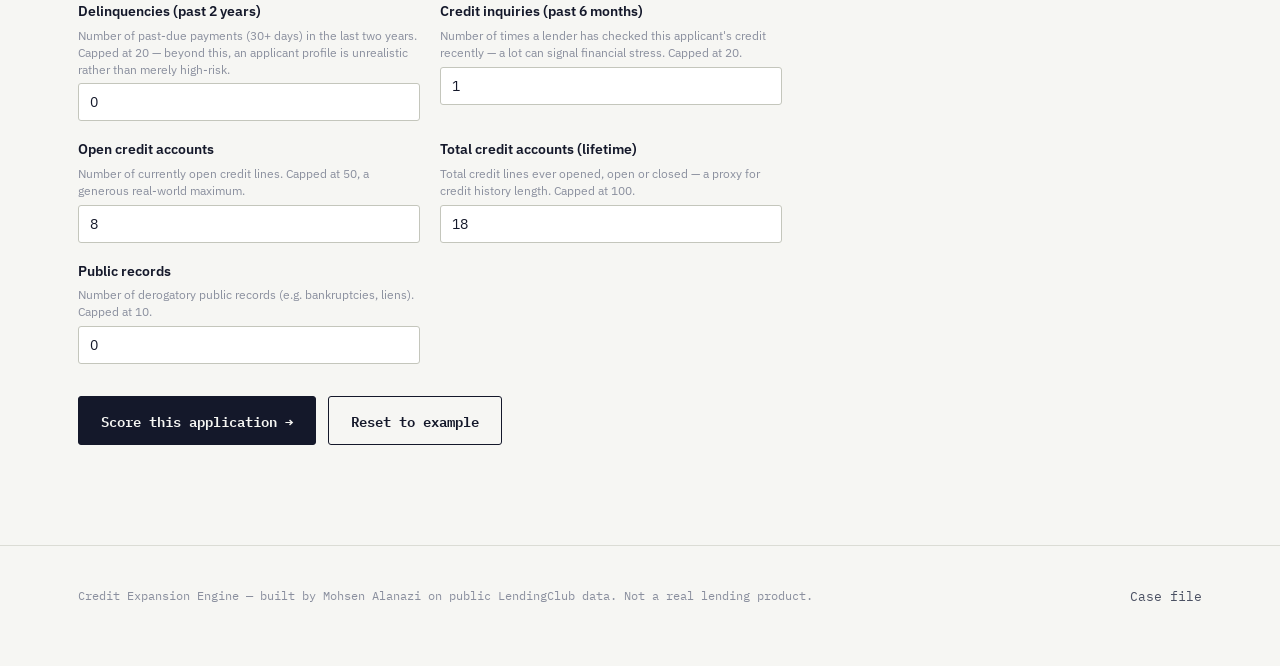
<file: demo.html>
<!DOCTYPE html>
<html lang="en">
<head>
<meta charset="UTF-8">
<meta name="viewport" content="width=device-width, initial-scale=1.0">
<title>Try the Model — Credit Expansion Engine</title>
<meta name="description" content="Score a sample application against the real, trained credit-risk model — live, with a full explanation of every input and output.">
<link rel="stylesheet" href="styles.css">
<style>
  .demo-layout { display: grid; grid-template-columns: 1fr 380px; gap: 40px; max-width: var(--maxw-wide); margin: 0 auto; padding: 40px 28px 80px; align-items: start; }
  @media (max-width: 980px) { .demo-layout { grid-template-columns: 1fr; } }

  fieldset { border: none; padding: 0; margin: 0 0 32px 0; }
  legend { font-family: var(--mono); font-size: 12px; font-weight: 600; color: var(--gold); text-transform: uppercase; letter-spacing: 0.08em; margin-bottom: 16px; padding: 0; }
  .field-grid { display: grid; grid-template-columns: 1fr 1fr; gap: 18px 20px; }
  @media (max-width: 560px) { .field-grid { grid-template-columns: 1fr; } }

  .f { display: flex; flex-direction: column; gap: 5px; }
  .f label { font-size: 13.5px; font-weight: 600; color: var(--ink); }
  .f .help { font-size: 12px; color: var(--ink-faint); line-height: 1.4; }
  .f input, .f select {
    font-family: var(--sans); font-size: 14px; color: var(--ink);
    background: var(--panel); border: 1px solid var(--rule-strong);
    border-radius: 3px; padding: 9px 11px;
  }
  .f input:focus, .f select:focus { border-color: var(--gold); outline: none; }

  .sticky-panel { position: sticky; top: 90px; }
  .result-card { background: var(--panel); border: 1px solid var(--rule); padding: 24px; }
  .result-card.empty { color: var(--ink-faint); font-size: 14px; text-align: center; padding: 50px 24px; }
  .pd-gauge { margin: 16px 0; }
  .pd-gauge .track { height: 10px; background: var(--rule); border-radius: 5px; overflow: hidden; }
  .pd-gauge .fill { height: 100%; background: var(--ink); border-radius: 5px; transition: width 0.4s ease; }
  .pd-gauge .marks { display: flex; justify-content: space-between; font-family: var(--mono); font-size: 10.5px; color: var(--ink-faint); margin-top: 4px; }
  .pd-number { font-family: var(--mono); font-size: 30px; font-weight: 600; margin: 4px 0; }

  .how-panel { background: var(--panel); border: 1px solid var(--rule); padding: 22px; margin-top: 20px; }
  .how-panel h3 { font-size: 15px; margin-bottom: 10px; }
  .how-panel ol { margin: 0; padding-left: 20px; font-size: 13px; color: var(--ink-soft); }
  .how-panel li { margin-bottom: 6px; }

  .api-config { font-size: 12px; color: var(--ink-faint); margin-top: 14px; padding-top: 14px; border-top: 1px dashed var(--rule-strong); }
  .api-config code { background: var(--gold-bg); padding: 1px 5px; border-radius: 2px; }

  .submit-row { display: flex; gap: 12px; align-items: center; margin-top: 8px; }
  .btn:disabled { opacity: 0.5; cursor: not-allowed; }
  .error-box { background: var(--correction-bg); border: 1px solid #E7C7C0; color: var(--correction); padding: 14px 16px; border-radius: 3px; font-size: 13.5px; margin-top: 16px; }
</style>
</head>
<body>

<div class="topbar">
  <div class="topbar-inner">
    <a href="index.html" class="brand">CREDIT EXPANSION ENGINE <span>/ LIVE DEMO</span></a>
    <nav class="topnav">
      <a href="index.html">← Back to case file</a>
    </nav>
  </div>
</div>

<header class="hero" style="padding-bottom:32px;">
  <div class="wrap-wide">
    <div class="case-stamp reveal">Live scoring endpoint</div>
    <h1 class="reveal" style="max-width:20ch;">Score a real application</h1>
    <p class="dek reveal">This form sends your inputs to the actual trained model — the same calibrated logistic regression, decision threshold, and reason-code pipeline documented in the case file. Every field below explains what it means and why the model uses it.</p>
  </div>
</header>

<div class="demo-layout">
  <main>
    <form id="score-form">
      <fieldset>
        <legend>Loan Details</legend>
        <div class="field-grid">
          <div class="f">
            <label for="loan_amnt">Requested loan amount ($)</label>
            <span class="help">The total amount the applicant is asking to borrow. <strong>Capped at $40,000</strong> — the real maximum in the training data. Beyond this, the model would be extrapolating into territory it never learned from; we confirmed this directly (a $1.2M test input once returned a nonsensical 0% default probability).</span>
            <input type="number" id="loan_amnt" min="500" max="40000" step="100" value="12000" required>
          </div>
          <div class="f">
            <label for="int_rate">Interest rate (APR %)</label>
            <span class="help">The rate assigned to this loan. Higher-risk grades typically carry higher rates. Limited to 0–40%, the realistic range for consumer loan APRs.</span>
            <input type="number" id="int_rate" min="0" max="40" step="0.01" value="13.5" required>
          </div>
          <div class="f">
            <label for="installment">Monthly installment ($)</label>
            <span class="help">The fixed monthly payment for a 36-month term at the rate above. Capped at $2,000 — well above what a $40,000 loan at any realistic rate would require, so this only blocks clearly invalid entries.</span>
            <input type="number" id="installment" min="1" max="2000" step="0.01" value="407.23" required>
          </div>
          <div class="f">
            <label for="purpose">Loan purpose</label>
            <span class="help">What the funds will be used for.</span>
            <select id="purpose">
              <option value="debt_consolidation" selected>Debt consolidation</option>
              <option value="credit_card">Credit card refinancing</option>
              <option value="home_improvement">Home improvement</option>
              <option value="major_purchase">Major purchase</option>
              <option value="other">Other</option>
            </select>
          </div>
          <div class="f">
            <label for="grade">Preliminary risk grade</label>
            <span class="help">The platform's own initial risk category (A = strongest credit profile, G = weakest) — assigned before this model runs.</span>
            <select id="grade">
              <option>A</option><option>B</option><option selected>C</option><option>D</option><option>E</option><option>F</option><option>G</option>
            </select>
          </div>
          <div class="f">
            <label for="sub_grade">Preliminary sub-grade</label>
            <span class="help">A finer-grained split within the grade above (1 = strongest within the grade).</span>
            <select id="sub_grade">
              <option>1</option><option>2</option><option selected>3</option><option>4</option><option>5</option>
            </select>
          </div>
        </div>
      </fieldset>

      <fieldset>
        <legend>Applicant Profile</legend>
        <div class="field-grid">
          <div class="f">
            <label for="annual_inc">Annual income ($)</label>
            <span class="help">Self-reported gross annual income. <strong>Capped at $1,000,000</strong> — same reason as the loan amount: extreme values fall outside what the model was trained on and can't be predicted reliably.</span>
            <input type="number" id="annual_inc" min="0" max="1000000" step="1000" value="55000" required>
          </div>
          <div class="f">
            <label for="home_ownership">Home ownership</label>
            <span class="help">Whether the applicant rents, owns, or has a mortgage.</span>
            <select id="home_ownership">
              <option value="RENT" selected>Rent</option>
              <option value="OWN">Own</option>
              <option value="MORTGAGE">Mortgage</option>
            </select>
          </div>
          <div class="f">
            <label for="emp_length">Employment length</label>
            <span class="help">How long the applicant has held their current job.</span>
            <select id="emp_length">
              <option value="< 1 year">Less than 1 year</option>
              <option value="1 year">1 year</option>
              <option value="2 years">2 years</option>
              <option value="3 years">3 years</option>
              <option value="5 years" selected>5 years</option>
              <option value="10+ years">10+ years</option>
            </select>
          </div>
          <div class="f">
            <label for="verification_status">Income verification</label>
            <span class="help">Whether income was independently verified before this application.</span>
            <select id="verification_status">
              <option value="Verified" selected>Verified</option>
              <option value="Source Verified">Source verified</option>
              <option value="Not Verified">Not verified</option>
            </select>
          </div>
        </div>
      </fieldset>

      <fieldset>
        <legend>Credit Report</legend>
        <div class="field-grid">
          <div class="f">
            <label for="fico">Estimated FICO score</label>
            <span class="help">A standard credit bureau score. The model uses the 4-point range LendingClub reports (this value and +4). Valid range: 300–846 here (not 850) — 850 is the true ceiling of the FICO scale, so a 4-point bucket starting there would exceed it; 846–850 is the highest real bucket.</span>
            <input type="number" id="fico" min="300" max="846" step="1" value="682" required>
          </div>
          <div class="f">
            <label for="dti">Debt-to-income ratio (%)</label>
            <span class="help">Monthly debt payments as a percentage of monthly income. Higher means less room to take on this loan. Capped at 100%.</span>
            <input type="number" id="dti" min="0" max="100" step="0.1" value="22.4" required>
          </div>
          <div class="f">
            <label for="revol_util">Revolving credit utilization (%)</label>
            <span class="help">How much of available revolving credit (e.g. credit cards) is currently in use. Can exceed 100% in real credit data (over-limit balances, fees) — capped at 150% here to stay within a realistic range.</span>
            <input type="number" id="revol_util" min="0" max="150" step="0.1" value="48.2" required>
          </div>
          <div class="f">
            <label for="revol_bal">Revolving balance ($)</label>
            <span class="help">Total current balance across revolving credit accounts. Capped at $500,000, a generous but sane bound to keep this consistent with the loan sizes ($40K max) the model was actually trained on.</span>
            <input type="number" id="revol_bal" min="0" max="500000" step="1" value="9500" required>
          </div>
          <div class="f">
            <label for="delinq_2yrs">Delinquencies (past 2 years)</label>
            <span class="help">Number of past-due payments (30+ days) in the last two years. Capped at 20 — beyond this, an applicant profile is unrealistic rather than merely high-risk.</span>
            <input type="number" id="delinq_2yrs" min="0" max="20" step="1" value="0" required>
          </div>
          <div class="f">
            <label for="inq_last_6mths">Credit inquiries (past 6 months)</label>
            <span class="help">Number of times a lender has checked this applicant's credit recently — a lot can signal financial stress. Capped at 20.</span>
            <input type="number" id="inq_last_6mths" min="0" max="20" step="1" value="1" required>
          </div>
          <div class="f">
            <label for="open_acc">Open credit accounts</label>
            <span class="help">Number of currently open credit lines. Capped at 50, a generous real-world maximum.</span>
            <input type="number" id="open_acc" min="0" max="50" step="1" value="8" required>
          </div>
          <div class="f">
            <label for="total_acc">Total credit accounts (lifetime)</label>
            <span class="help">Total credit lines ever opened, open or closed — a proxy for credit history length. Capped at 100.</span>
            <input type="number" id="total_acc" min="0" max="100" step="1" value="18" required>
          </div>
          <div class="f">
            <label for="pub_rec">Public records</label>
            <span class="help">Number of derogatory public records (e.g. bankruptcies, liens). Capped at 10.</span>
            <input type="number" id="pub_rec" min="0" max="10" step="1" value="0" required>
          </div>
        </div>
      </fieldset>

      <div class="submit-row">
        <button type="submit" class="btn btn-primary" id="submit-btn">Score this application →</button>
        <button type="button" class="btn btn-ghost" id="reset-btn">Reset to example</button>
      </div>
      <div id="form-error"></div>
    </form>
  </main>

  <aside class="sticky-panel">
    <div id="result-container">
      <div class="result-card empty" id="result-empty">
        Fill in the form and click "Score this application" to see a real decision from the trained model.
      </div>
    </div>

    <div class="how-panel">
      <h3>How this works</h3>
      <ol>
        <li>Your inputs are engineered into the same 19 features the model was trained on.</li>
        <li>The calibrated logistic regression model outputs a probability of default (PD).</li>
        <li>If PD is below the validated threshold (0.430), the application is approved.</li>
        <li>If declined, SHAP identifies the drivers, mapped through an approved reason-code taxonomy — never raw model internals.</li>
      </ol>
      <div class="api-config">
        Calling <code id="api-url-display">not configured</code>. This demo requires the FastAPI backend to be deployed and reachable — see <code>script.js</code> to set the endpoint.
      </div>
    </div>
  </aside>
</div>

<footer class="site-footer">
  <div class="wrap-wide">
    <div class="fnote">Credit Expansion Engine — built by Mohsen Alanazi on public LendingClub data. Not a real lending product.</div>
    <div class="flinks">
      <a href="index.html">Case file</a>
    </div>
  </div>
</footer>

<script src="script.js"></script>
</body>
</html>
</file>
<file: styles.css>
/* ============================================================
   CREDIT EXPANSION ENGINE — Case File Design System
   Concept: an audited financial case file. Ledger tables, ruled
   sections, and a "redline correction" motif (old value struck
   through in red, corrected value in ink) as the signature element —
   directly visualizing the project's real thesis: errors were found
   and corrected, not hidden.
   ============================================================ */

@import url('https://fonts.googleapis.com/css2?family=Spectral:wght@500;600;700&family=IBM+Plex+Sans:wght@400;500;600;700&family=IBM+Plex+Mono:wght@400;500;600&display=swap');

:root {
  --paper: #F6F6F3;
  --panel: #FFFFFF;
  --ink: #14182A;
  --ink-soft: #4B5163;
  --ink-faint: #8A8F9E;
  --rule: #DBDCD5;
  --rule-strong: #C4C6BC;
  --approved: #1F5C46;
  --approved-bg: #EAF2EE;
  --correction: #9C3B2E;
  --correction-bg: #FBEEEB;
  --gold: #9C7A2E;
  --gold-bg: #F7F1E3;

  --serif: 'Spectral', Georgia, serif;
  --sans: 'IBM Plex Sans', -apple-system, sans-serif;
  --mono: 'IBM Plex Mono', 'Courier New', monospace;

  --maxw: 900px;
  --maxw-wide: 1180px;
}

* { box-sizing: border-box; }
html { scroll-behavior: smooth; }

@media (prefers-reduced-motion: reduce) {
  html { scroll-behavior: auto; }
  * { animation-duration: 0.001ms !important; animation-iteration-count: 1 !important; transition-duration: 0.001ms !important; }
}

body {
  margin: 0;
  background: var(--paper);
  color: var(--ink);
  font-family: var(--sans);
  font-size: 16px;
  line-height: 1.6;
  -webkit-font-smoothing: antialiased;
}

img, svg { max-width: 100%; display: block; }

h1, h2, h3, h4 {
  font-family: var(--serif);
  font-weight: 600;
  line-height: 1.2;
  margin: 0 0 0.5em 0;
  color: var(--ink);
}

p { margin: 0 0 1em 0; }
p:last-child { margin-bottom: 0; }

a { color: var(--approved); }
a:focus-visible, button:focus-visible, input:focus-visible, select:focus-visible {
  outline: 2px solid var(--gold);
  outline-offset: 2px;
}

.mono { font-family: var(--mono); }

/* ---------- Layout shells ---------- */

.wrap { max-width: var(--maxw); margin: 0 auto; padding: 0 28px; }
.wrap-wide { max-width: var(--maxw-wide); margin: 0 auto; padding: 0 28px; }

/* ---------- Top bar ---------- */

.topbar {
  position: sticky; top: 0; z-index: 40;
  background: rgba(246, 246, 243, 0.92);
  backdrop-filter: blur(6px);
  border-bottom: 1px solid var(--rule);
}
.topbar-inner {
  max-width: var(--maxw-wide); margin: 0 auto; padding: 14px 28px;
  display: flex; align-items: center; justify-content: space-between;
}
.brand {
  font-family: var(--mono); font-size: 13px; font-weight: 600;
  letter-spacing: 0.06em; color: var(--ink); text-decoration: none;
}
.brand span { color: var(--ink-faint); font-weight: 400; }
.topnav { display: flex; gap: 22px; align-items: center; }
.topnav a {
  font-family: var(--mono); font-size: 12.5px; color: var(--ink-soft);
  text-decoration: none; letter-spacing: 0.03em;
}
.topnav a:hover { color: var(--ink); }
.topnav .cta {
  background: var(--ink); color: var(--paper); padding: 8px 16px;
  border-radius: 3px; font-weight: 600;
}
.topnav .cta:hover { background: var(--approved); color: white; }

/* ---------- Hero / case file header ---------- */

.hero {
  padding: 64px 0 48px;
  border-bottom: 1px solid var(--rule);
}
.case-stamp {
  display: inline-flex; align-items: center; gap: 8px;
  font-family: var(--mono); font-size: 12px; font-weight: 600;
  letter-spacing: 0.08em; color: var(--approved);
  background: var(--approved-bg); border: 1px solid #C7DCD2;
  padding: 5px 12px; border-radius: 3px; margin-bottom: 22px;
}
.case-stamp::before { content: "\25CF"; font-size: 8px; }

.hero h1 {
  font-size: clamp(36px, 5.5vw, 58px);
  letter-spacing: -0.01em;
  max-width: 12ch;
}
.hero .dek {
  font-size: 19px; color: var(--ink-soft); max-width: 62ch; margin-top: 18px;
}

.case-meta {
  margin-top: 36px; padding-top: 24px; border-top: 1px dashed var(--rule-strong);
  display: grid; grid-template-columns: repeat(4, 1fr); gap: 20px;
}
.case-meta .field { }
.case-meta .field .label {
  font-family: var(--mono); font-size: 11px; color: var(--ink-faint);
  text-transform: uppercase; letter-spacing: 0.08em; margin-bottom: 4px;
}
.case-meta .field .value {
  font-family: var(--mono); font-size: 15px; font-weight: 600; color: var(--ink);
}
.case-meta .field .value.gold { color: var(--gold); }
.case-meta .field .value.approved { color: var(--approved); }

.byline {
  font-family: var(--mono); font-size: 13px; font-weight: 600; color: var(--gold);
  margin-top: 22px; padding-top: 18px; border-top: 1px dashed var(--rule-strong);
}

@media (max-width: 720px) {
  .case-meta { grid-template-columns: repeat(2, 1fr); }
}

/* ---------- Section index (sticky side rail on wide screens) ---------- */

.doc-layout {
  display: grid; grid-template-columns: 220px 1fr; gap: 56px;
  max-width: var(--maxw-wide); margin: 0 auto; padding: 0 28px;
}
.rail { position: relative; }
.rail-inner { position: sticky; top: 90px; }
.rail-title {
  font-family: var(--mono); font-size: 11px; color: var(--ink-faint);
  text-transform: uppercase; letter-spacing: 0.08em; margin-bottom: 14px;
}
.rail a {
  display: block; font-family: var(--mono); font-size: 12.5px;
  color: var(--ink-soft); text-decoration: none; padding: 6px 0;
  border-left: 2px solid transparent; padding-left: 12px; margin-left: -13px;
}
.rail a:hover, .rail a.active { color: var(--ink); border-left-color: var(--gold); }

.doc-main { min-width: 0; padding-bottom: 40px; }

@media (max-width: 900px) {
  .doc-layout { grid-template-columns: 1fr; }
  .rail { display: none; }
}

/* ---------- Sections ---------- */

.section { padding: 56px 0; border-bottom: 1px solid var(--rule); scroll-margin-top: 90px; }
.section:last-child { border-bottom: none; }

.section-tag {
  font-family: var(--mono); font-size: 12px; font-weight: 600; color: var(--gold);
  letter-spacing: 0.1em; text-transform: uppercase; margin-bottom: 10px;
}
.section h2 { font-size: 30px; max-width: 22ch; }
.section .lede { font-size: 16.5px; color: var(--ink-soft); max-width: 68ch; margin-top: 14px; }

.status-line {
  display: inline-flex; align-items: center; gap: 8px; margin-top: 18px;
  font-family: var(--mono); font-size: 12.5px; padding: 6px 12px;
  border-radius: 3px; border: 1px solid;
}
.status-line.ok { background: var(--approved-bg); color: var(--approved); border-color: #C7DCD2; }
.status-line.flag { background: var(--correction-bg); color: var(--correction); border-color: #E7C7C0; }

/* ---------- Ledger table ---------- */

.ledger { width: 100%; border-collapse: collapse; margin-top: 24px; font-size: 14.5px; }
.ledger caption { text-align: left; font-family: var(--mono); font-size: 12px; color: var(--ink-faint); margin-bottom: 10px; }
.ledger th {
  text-align: left; font-family: var(--mono); font-size: 11.5px; text-transform: uppercase;
  letter-spacing: 0.05em; color: var(--ink-faint); font-weight: 500;
  padding: 8px 14px; border-bottom: 1px solid var(--rule-strong);
}
.ledger th.num, .ledger td.num { text-align: right; }
.ledger td {
  padding: 12px 14px; border-bottom: 1px solid var(--rule);
  font-family: var(--mono); font-size: 14px; color: var(--ink);
}
.ledger td.label-cell { font-family: var(--sans); font-size: 14.5px; }
.ledger tr:last-child td { border-bottom: 1px solid var(--rule-strong); font-weight: 600; }
.ledger tr.highlight td { background: var(--gold-bg); }

/* ---------- Stat blocks ---------- */

.stat-row { display: grid; grid-template-columns: repeat(3, 1fr); gap: 1px; background: var(--rule); margin-top: 28px; border: 1px solid var(--rule); }
.stat-row.two { grid-template-columns: repeat(2, 1fr); }
.stat { background: var(--panel); padding: 24px; }
.stat .num { font-family: var(--mono); font-size: 34px; font-weight: 600; color: var(--ink); }
.stat .num.gold { color: var(--gold); }
.stat .num.approved { color: var(--approved); }
.stat .num.correction { color: var(--correction); }
.stat .cap { font-size: 13px; color: var(--ink-soft); margin-top: 6px; line-height: 1.4; }

@media (max-width: 640px) {
  .stat-row, .stat-row.two { grid-template-columns: 1fr; }
}

/* ---------- Redline correction motif (signature element) ---------- */

.redline {
  display: inline-flex; align-items: baseline; gap: 10px; flex-wrap: wrap;
  font-family: var(--mono); font-weight: 600;
}
.redline .old {
  color: var(--correction); text-decoration: line-through; text-decoration-thickness: 1.5px;
  opacity: 0.85; font-size: 0.92em;
}
.redline .arrow { color: var(--ink-faint); font-size: 0.85em; }
.redline .new { color: var(--ink); font-size: 1.15em; }

.correction-block {
  background: var(--correction-bg); border: 1px solid #E7C7C0; border-left: 3px solid var(--correction);
  padding: 22px 24px; margin-top: 20px; border-radius: 2px;
}
.correction-block .kicker {
  font-family: var(--mono); font-size: 11.5px; font-weight: 600; color: var(--correction);
  text-transform: uppercase; letter-spacing: 0.06em; margin-bottom: 10px;
}
.correction-block .redline { font-size: 24px; margin: 6px 0 12px; }
.correction-block p { font-size: 14.5px; color: var(--ink-soft); }

/* ---------- Process steps (numbered, justified by real sequence) ---------- */

.steps { margin-top: 24px; }
.step {
  display: grid; grid-template-columns: 34px 1fr; gap: 16px;
  padding: 14px 0; border-bottom: 1px solid var(--rule);
}
.step:last-child { border-bottom: none; }
.step .n {
  font-family: var(--mono); font-size: 13px; font-weight: 600; color: var(--gold);
  border: 1px solid var(--rule-strong); border-radius: 50%; width: 30px; height: 30px;
  display: flex; align-items: center; justify-content: center;
}
.step.final .n { background: var(--ink); color: var(--paper); border-color: var(--ink); }
.step .t { font-size: 14.5px; padding-top: 4px; }
.step.final .t { font-weight: 600; }

/* ---------- Two-column panel ---------- */

.panel-grid { display: grid; grid-template-columns: 1fr 1fr; gap: 28px; margin-top: 24px; }
.panel {
  background: var(--panel); border: 1px solid var(--rule); padding: 26px;
}
.panel h3 { font-size: 17px; margin-bottom: 10px; }
.panel p { font-size: 14.5px; color: var(--ink-soft); }
@media (max-width: 720px) { .panel-grid { grid-template-columns: 1fr; } }

/* ---------- Bar chart (hand-built SVG, styled to system) ---------- */

.chart-block { margin-top: 26px; }
.chart-caption { font-family: var(--mono); font-size: 12px; color: var(--ink-faint); margin-top: 10px; }

/* ---------- Decision letter (for the explainability example) ---------- */

.letter {
  background: var(--panel); border: 1px solid var(--rule); padding: 28px;
  margin-top: 22px; font-family: var(--mono); font-size: 13.5px; line-height: 1.8;
}
.letter .letter-head { display: flex; justify-content: space-between; border-bottom: 1px dashed var(--rule-strong); padding-bottom: 12px; margin-bottom: 14px; }
.letter .decision-badge {
  font-weight: 600; padding: 3px 10px; border-radius: 3px; font-size: 12px;
}
.letter .decision-badge.declined { background: var(--correction-bg); color: var(--correction); }
.letter .decision-badge.approved { background: var(--approved-bg); color: var(--approved); }
.letter ul { margin: 8px 0 0; padding-left: 20px; }
.letter li { margin-bottom: 6px; }

/* ---------- Buttons ---------- */

.btn {
  display: inline-flex; align-items: center; gap: 8px;
  font-family: var(--mono); font-size: 13.5px; font-weight: 600;
  padding: 12px 22px; border-radius: 3px; text-decoration: none;
  border: 1px solid var(--ink); cursor: pointer; transition: background 0.15s, color 0.15s;
}
.btn-primary { background: var(--ink); color: var(--paper); }
.btn-primary:hover { background: var(--approved); border-color: var(--approved); }
.btn-ghost { background: transparent; color: var(--ink); }
.btn-ghost:hover { background: var(--ink); color: var(--paper); }

/* ---------- Footer ---------- */

.site-footer { border-top: 1px solid var(--rule); padding: 40px 0 60px; margin-top: 20px; }
.site-footer .wrap-wide { display: flex; justify-content: space-between; flex-wrap: wrap; gap: 20px; align-items: center; }
.site-footer .fnote { font-family: var(--mono); font-size: 12px; color: var(--ink-faint); }
.site-footer .flinks { display: flex; gap: 18px; }
.site-footer .flinks a { font-family: var(--mono); font-size: 12.5px; color: var(--ink-soft); text-decoration: none; }
.site-footer .flinks a:hover { color: var(--ink); }

/* ---------- Scroll reveal ---------- */

.reveal { opacity: 0; transform: translateY(14px); transition: opacity 0.5s ease, transform 0.5s ease; }
.reveal.in { opacity: 1; transform: translateY(0); }

/* ---------- Callout note ---------- */

.note {
  font-size: 13.5px; color: var(--ink-soft); background: var(--panel);
  border: 1px solid var(--rule); border-left: 3px solid var(--gold);
  padding: 14px 18px; margin-top: 18px; border-radius: 2px;
}
.note strong { color: var(--ink); }
</file>
